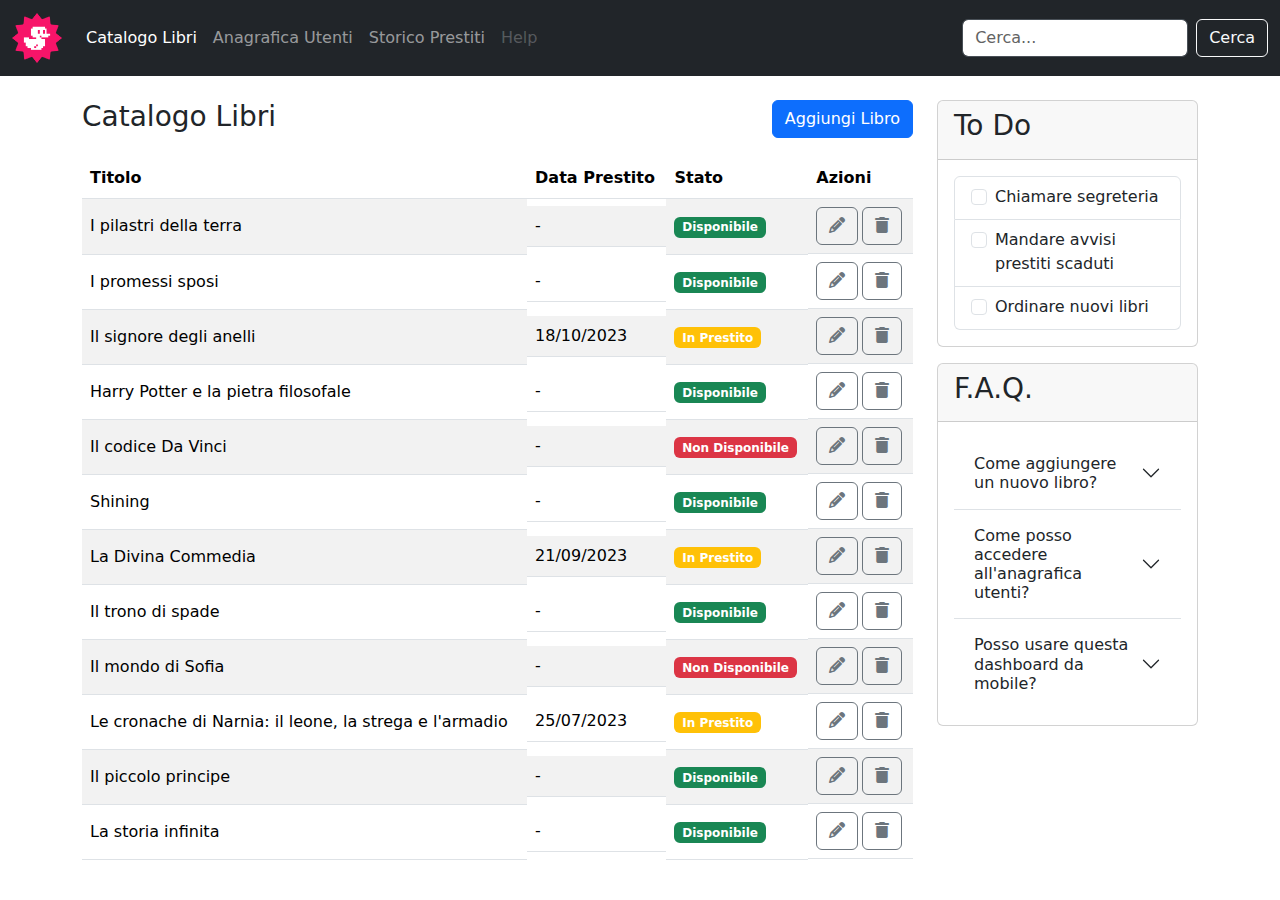
<file: index.html>
<!DOCTYPE html>
<html lang="en">
<head>
    <meta charset="UTF-8">
    <meta name="viewport" content="width=device-width, initial-scale=1.0">
    <title>Dashboard</title>

    <!-- Font Awesome -->
    <link rel="stylesheet" href="https://cdnjs.cloudflare.com/ajax/libs/font-awesome/6.6.0/css/all.min.css">

    <!-- Bootstrap -->
    <link rel="stylesheet" href="https://cdn.jsdelivr.net/npm/bootstrap@5.3.3/dist/css/bootstrap.min.css">

    <!-- Style -->
     <link rel="stylesheet" href="style.css">
</head>
<body>
    <header>
        <nav class="navbar navbar-expand-lg bg-dark" data-bs-theme="dark">
            <div class="container-fluid">
              <a class="navbar-brand" href="#">
                <img src="duck.png" alt="duck">
              </a>
              <button class="navbar-toggler" type="button" data-bs-toggle="collapse" data-bs-target="#navbarNav" aria-controls="navbarNav" aria-expanded="false" aria-label="Toggle navigation">
                <span class="navbar-toggler-icon"></span>
              </button>
              <div class="collapse navbar-collapse justify-content-md-between" id="navbarNav">
                <ul class="navbar-nav">
                  <li class="nav-item">
                    <a class="nav-link active" aria-current="page" href="#">Catalogo Libri</a>
                  </li>
                  <li class="nav-item">
                    <a class="nav-link" href="#">Anagrafica Utenti</a>
                  </li>
                  <li class="nav-item">
                    <a class="nav-link" href="#">Storico Prestiti</a>
                  </li>
                  <li class="nav-item">
                    <a class="nav-link disabled" aria-disabled="true">Help</a>
                  </li>
                </ul>
                <form class="d-flex" role="search">
                    <input class="form-control me-2 input-bg-color" type="search" placeholder="Cerca..." aria-label="Search">
                    <button class="btn btn-outline-light" type="submit">Cerca</button>
                  </form>
              </div>
            </div>
          </nav>
    </header>
    <main>
        <div class="container mt-4">
            <div class="row">
                <div class="col-12 col-lg-9">
                  <div class="title-catalog row justify-content-between mb-3">
                    <div class="col-auto">
                      <h3>Catalogo Libri</h3>
                    </div>
                    <div class="col-auto">
                      <button class="btn btn-primary"><a href="index-form.html">Aggiungi Libro</a></button>
                    </div>
                  </div>
                  <table class="table table-striped table-hover table-responsive align-middle">
                    <thead>
                      <tr>
                        <th scope="col">Titolo</th>
                        <th scope="col" class="d-none d-lg-block">Data Prestito</th>
                        <th scope="col">Stato</th>
                        <th scope="col">Azioni</th>
                      </tr>
                    </thead>
                    <tbody>
                      <tr>
                        <td>I pilastri della terra</td>
                        <td>-</td>
                        <td><span class="badge text-bg-success">Disponibile</span></td>
                        <td class="d-flex gap-1">
                          <button class="btn btn-outline-secondary">
                            <i class="fa-solid fa-pencil"></i>
                          </button>
                          <button class="btn btn-outline-secondary">
                            <i class="fa-solid fa-trash"></i></td>
                          </button">
                        </td>
                      </tr>
                      <tr>
                        <td>I promessi sposi</td>
                        <td>-</td>
                        <td><span class="badge text-bg-success">Disponibile</span></td>
                        <td class="d-flex gap-1">
                          <button class="btn btn-outline-secondary">
                            <i class="fa-solid fa-pencil"></i>
                          </button>
                          <button class="btn btn-outline-secondary">
                            <i class="fa-solid fa-trash"></i></td>
                          </button">
                        </td>
                      </tr>
                      <tr>
                        <td>Il signore degli anelli</td>
                        <td>18/10/2023</td>
                        <td><span class="badge text-bg-warning text-white">In Prestito</span></td>
                        <td class="d-flex gap-1">
                          <button class="btn btn-outline-secondary">
                            <i class="fa-solid fa-pencil"></i>
                          </button>
                          <button class="btn btn-outline-secondary">
                            <i class="fa-solid fa-trash"></i></td>
                          </button">
                        </td>
                      </tr>
                      <tr>
                        <td>Harry Potter e la pietra filosofale</td>
                        <td>-</td>
                        <td><span class="badge text-bg-success">Disponibile</span></td>
                        <td class="d-flex gap-1">
                          <button class="btn btn-outline-secondary">
                            <i class="fa-solid fa-pencil"></i>
                          </button>
                          <button class="btn btn-outline-secondary">
                            <i class="fa-solid fa-trash"></i></td>
                          </button">
                        </td>
                      </tr>
                      <tr>
                        <td>Il codice Da Vinci</td>
                        <td>-</td>
                        <td><span class="badge text-bg-danger">Non Disponibile</span></td>
                        <td class="d-flex gap-1">
                          <button class="btn btn-outline-secondary">
                            <i class="fa-solid fa-pencil"></i>
                          </button>
                          <button class="btn btn-outline-secondary">
                            <i class="fa-solid fa-trash"></i></td>
                          </button">
                        </td>
                      </tr>
                      <tr>
                        <td>Shining</td>
                        <td>-</td>
                        <td><span class="badge text-bg-success">Disponibile</span></td>
                        <td class="d-flex gap-1">
                          <button class="btn btn-outline-secondary">
                            <i class="fa-solid fa-pencil"></i>
                          </button>
                          <button class="btn btn-outline-secondary">
                            <i class="fa-solid fa-trash"></i></td>
                          </button">
                        </td>
                      </tr>
                      <tr>
                        <td>La Divina Commedia</td>
                        <td>21/09/2023</td>
                        <td><span class="badge text-bg-warning text-white">In Prestito</span></td>
                        <td class="d-flex gap-1">
                          <button class="btn btn-outline-secondary">
                            <i class="fa-solid fa-pencil"></i>
                          </button>
                          <button class="btn btn-outline-secondary">
                            <i class="fa-solid fa-trash"></i></td>
                          </button">
                        </td>
                      </tr>
                      <tr>
                        <td>Il trono di spade</td>
                        <td>-</td>
                        <td><span class="badge text-bg-success">Disponibile</span></td>
                        <td class="d-flex gap-1">
                          <button class="btn btn-outline-secondary">
                            <i class="fa-solid fa-pencil"></i>
                          </button>
                          <button class="btn btn-outline-secondary">
                            <i class="fa-solid fa-trash"></i></td>
                          </button">
                        </td>
                      </tr>
                      <tr>
                        <td>Il mondo di Sofia</td>
                        <td>-</td>
                        <td><span class="badge text-bg-danger">Non Disponibile</span></td>
                        <td class="d-flex gap-1">
                          <button class="btn btn-outline-secondary">
                            <i class="fa-solid fa-pencil"></i>
                          </button>
                          <button class="btn btn-outline-secondary">
                            <i class="fa-solid fa-trash"></i></td>
                          </button">
                        </td>
                      </tr>
                      <tr>
                        <td>Le cronache di Narnia: il leone, la strega e l'armadio</td>
                        <td>25/07/2023</td>
                        <td><span class="badge text-bg-warning text-white">In Prestito</span></td>
                        <td class="d-flex gap-1">
                          <button class="btn btn-outline-secondary">
                            <i class="fa-solid fa-pencil"></i>
                          </button>
                          <button class="btn btn-outline-secondary">
                            <i class="fa-solid fa-trash"></i></td>
                          </button">
                        </td>
                      </tr>
                      <tr>
                        <td>Il piccolo principe</td>
                        <td>-</td>
                        <td><span class="badge text-bg-success">Disponibile</span></td>
                        <td class="d-flex gap-1">
                          <button class="btn btn-outline-secondary">
                            <i class="fa-solid fa-pencil"></i>
                          </button>
                          <button class="btn btn-outline-secondary">
                            <i class="fa-solid fa-trash"></i></td>
                          </button">
                        </td>
                      </tr>
                      <tr>
                        <td>La storia infinita</td>
                        <td>-</td>
                        <td><span class="badge text-bg-success">Disponibile</span></td>
                        <td class="d-flex gap-1">
                          <button class="btn btn-outline-secondary">
                            <i class="fa-solid fa-pencil"></i>
                          </button>
                          <button class="btn btn-outline-secondary">
                            <i class="fa-solid fa-trash"></i></td>
                          </button">
                        </td>
                      </tr>
                    </tbody>
                  </table>
                </div>
                <div class="col-12 col-lg-3">
                  <div class="row row-cols-1 gy-3">
                    <div class="col">
                      <div class="card">
                        <div class="card-header">
                          <h3>To Do</h3>
                        </div>
                        <div class="card-body">
                          <ul class="list-group">
                            <li class="list-group-item">
                              <div class="form-check">
                                <input class="form-check-input" type="checkbox" value="" id="flexCheckDefault">
                                <label class="form-check-label" for="flexCheckDefault">
                                  Chiamare segreteria
                                </label>
                              </div>
                            </li>
                            <li class="list-group-item">
                              <div class="form-check">
                                <input class="form-check-input" type="checkbox" value="" id="flexCheck2">
                                <label class="form-check-label" for="flexCheck2">
                                  Mandare avvisi prestiti scaduti
                                </label>
                              </div>
                            </li>
                            <li class="list-group-item">
                              <div class="form-check">
                                <input class="form-check-input" type="checkbox" value="" id="flexCheck3">
                                <label class="form-check-label" for="flexCheck3">
                                  Ordinare nuovi libri
                                </label>
                              </div>
                            </li>
                          </ul>
                        </div>
                      </div>
                    </div>
                    <div class="col">
                      <div class="card">
                        <div class="card-header">
                          <h3>F.A.Q.</h3>
                        </div>
                        <div class="card-body">
                          <div class="accordion accordion-flush" id="accordionFlushExample">
                            <div class="accordion-item">
                              <h2 class="accordion-header">
                                <button class="accordion-button collapsed" type="button" data-bs-toggle="collapse" data-bs-target="#flush-collapseOne" aria-expanded="false" aria-controls="flush-collapseOne">
                                  Come aggiungere un nuovo libro?
                                </button>
                              </h2>
                              <div id="flush-collapseOne" class="accordion-collapse collapse" data-bs-parent="#accordionFlushExample">
                                <div class="accordion-body">Lorem ipsum dolor sit amet consectetur adipisicing elit. Rem impedit iusto temporibus cupiditate maiores fugit nulla incidunt blanditiis? Doloremque nostrum sapiente possimus, cupiditate deleniti culpa delectus suscipit eum eveniet temporibus.</div>
                              </div>
                            </div>
                            <div class="accordion-item">
                              <h2 class="accordion-header">
                                <button class="accordion-button collapsed" type="button" data-bs-toggle="collapse" data-bs-target="#flush-collapseTwo" aria-expanded="false" aria-controls="flush-collapseTwo">
                                  Come posso accedere all'anagrafica utenti?
                                </button>
                              </h2>
                              <div id="flush-collapseTwo" class="accordion-collapse collapse" data-bs-parent="#accordionFlushExample">
                                <div class="accordion-body">Lorem ipsum, dolor sit amet consectetur adipisicing elit. Accusantium quae accusamus ipsam perspiciatis aut quibusdam reiciendis cum possimus maiores corrupti aspernatur id porro molestiae, nulla saepe quo exercitationem alias at!</div>
                              </div>
                            </div>
                            <div class="accordion-item">
                              <h2 class="accordion-header">
                                <button class="accordion-button collapsed" type="button" data-bs-toggle="collapse" data-bs-target="#flush-collapseThree" aria-expanded="false" aria-controls="flush-collapseThree">
                                  Posso usare questa dashboard da mobile?
                                </button>
                              </h2>
                              <div id="flush-collapseThree" class="accordion-collapse collapse" data-bs-parent="#accordionFlushExample">
                                <div class="accordion-body">Lorem ipsum, dolor sit amet consectetur adipisicing elit. Quod amet nemo in labore alias iure nesciunt voluptatem. Nam, dicta. Incidunt ab beatae architecto assumenda laudantium iusto nemo adipisci nostrum est?</div>
                              </div>
                            </div>
                          </div>
                        </div>
                      </div>
                    </div>
                  </div>
                </div>
            </div>
        </div>
    </main>

    <!-- Bootstrap Javascript -->
    <script src="https://cdn.jsdelivr.net/npm/bootstrap@5.3.3/dist/js/bootstrap.bundle.min.js"></script>
</body>
</html>
</file>
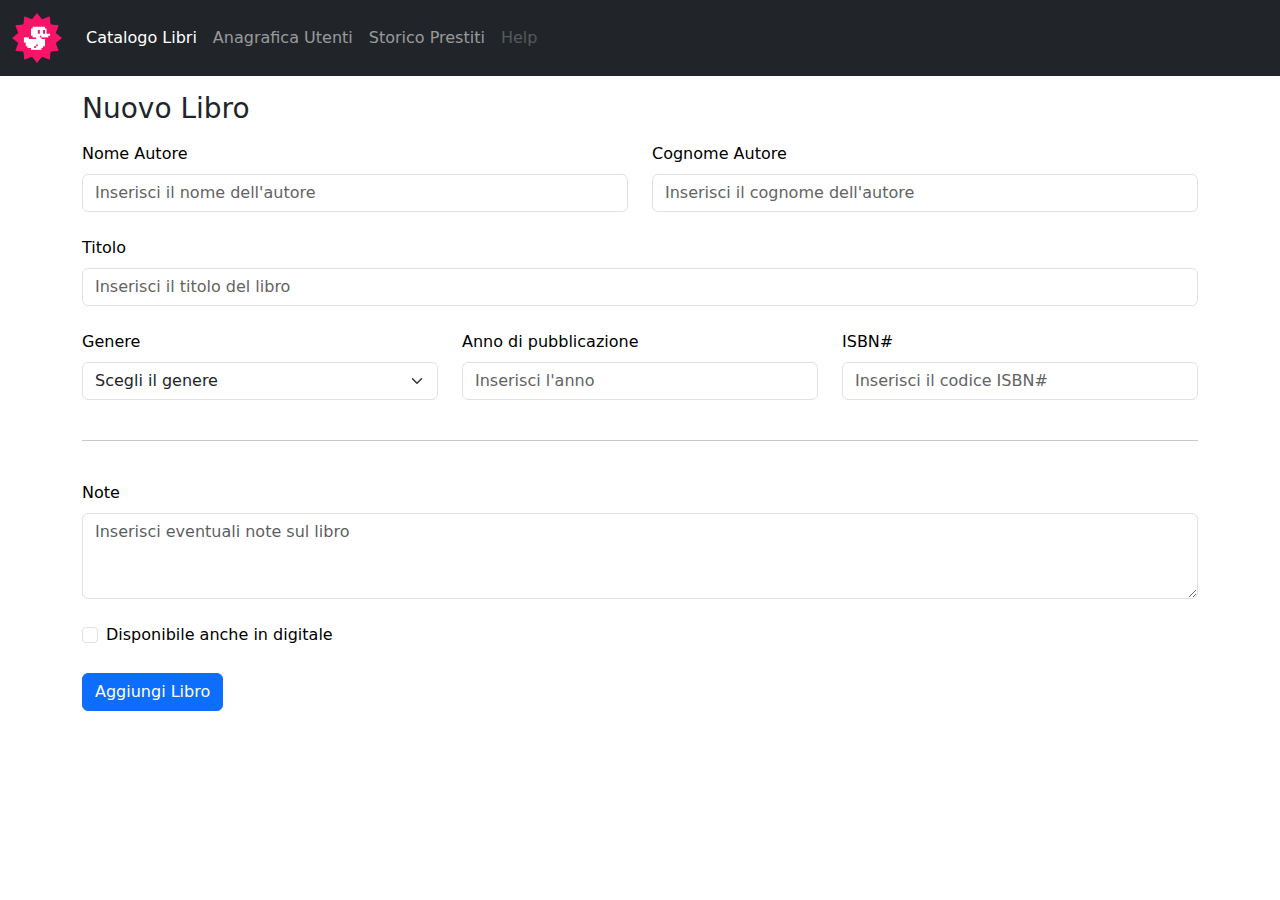
<file: index-form.html>
<!DOCTYPE html>
<html lang="en">
<head>
    <meta charset="UTF-8">
    <meta name="viewport" content="width=device-width, initial-scale=1.0">
    <title>Form</title>

        <!-- Font Awesome -->
        <link rel="stylesheet" href="https://cdnjs.cloudflare.com/ajax/libs/font-awesome/6.6.0/css/all.min.css">

        <!-- Bootstrap -->
        <link rel="stylesheet" href="https://cdn.jsdelivr.net/npm/bootstrap@5.3.3/dist/css/bootstrap.min.css">
    
        <!-- Style -->
         <link rel="stylesheet" href="style.css">
</head>
<body>
    <header>
        <nav class="navbar navbar-expand-lg bg-dark" data-bs-theme="dark">
            <div class="container-fluid">
              <a class="navbar-brand" href="#">
                <img src="duck.png" alt="duck">
              </a>
              <button class="navbar-toggler" type="button" data-bs-toggle="collapse" data-bs-target="#navbarNav" aria-controls="navbarNav" aria-expanded="false" aria-label="Toggle navigation">
                <span class="navbar-toggler-icon"></span>
              </button>
              <div class="collapse navbar-collapse justify-content-md-between" id="navbarNav">
                <ul class="navbar-nav">
                  <li class="nav-item">
                    <a class="nav-link active" aria-current="page" href="index.html">Catalogo Libri</a>
                  </li>
                  <li class="nav-item">
                    <a class="nav-link" href="#">Anagrafica Utenti</a>
                  </li>
                  <li class="nav-item">
                    <a class="nav-link" href="#">Storico Prestiti</a>
                  </li>
                  <li class="nav-item">
                    <a class="nav-link disabled" aria-disabled="true">Help</a>
                  </li>
                </ul>
              </div>
            </div>
          </nav>
    </header>
    <main>
        <div class="form-index-form container">
            <h3 class="my-3">Nuovo Libro</h3>
            <div class="form">
                <div class="row gy-4">
                    <div class="col-6">
                        <label for="authorname" class="form-label">Nome Autore</label>
                        <input type="text" class="form-control" id="authorname"  placeholder="Inserisci il nome dell'autore">
                    </div>
                    <div class="col-6">
                        <label for="authorlastname" class="form-label">Cognome Autore</label>
                        <input type="text" class="form-control" id="authorlastname"  placeholder="Inserisci il cognome dell'autore">
                    </div>
                    <div class="col-12">
                        <label for="title" class="form-label">Titolo</label>
                        <input type="text" class="form-control" id="title"  placeholder="Inserisci il titolo del libro">
                    </div>
                    <div class="col-12 col-md-4">
                        <label for="genre" class="form-label">Genere</label>
                        <select class="form-select" aria-label="Default select example">
                            <option selected>Scegli il genere</option>
                            <option value="1">Fantasy</option>
                            <option value="2">Horror</option>
                            <option value="3">Narrativa storica</option>
                            <option value="3">Altri</option>
                          </select>
                    </div>
                    <div class="col-12 col-md-4">
                        <label for="number" class="form-label">Anno di pubblicazione</label>
                        <input type="number" class="form-control" id="number"  placeholder="Inserisci l'anno" min="1900" max="2050">
                    </div>
                    <div class="col-12 col-md-4">
                        <label for="isbn" class="form-label">ISBN#</label>
                        <input type="text" class="form-control" id="isbn"  placeholder="Inserisci il codice ISBN#">
                    </div>
                    <div class="line col">
                        <hr>
                    </div>
                    <div class="col-12">
                        <label for="note" class="form-label">Note</label>
                        <textarea class="form-control" id="note" rows="3" placeholder="Inserisci eventuali note sul libro"></textarea>
                    </div>
                    <div class="col-12">
                        <div class="form-check">
                            <input type="checkbox" class="form-check-input" id="checkbox">
                            <label class="form-check-label fw-normal" for="checkbox">Disponibile anche in digitale</label>
                        </div>
                    </div>
                    <div class="col-12">
                        <button type="submit" class="col-auto btn btn-primary">Aggiungi Libro</button>
                    </div>
                </div>
            </div>
        </div>
    </main>

    <script src="https://cdn.jsdelivr.net/npm/bootstrap@5.3.3/dist/js/bootstrap.bundle.min.js"></script>
</body>
</html>
</file>
<file: style.css>
/* General */

a {
    color: white;
    text-decoration: none;
}

/* Utilitiew */

.color-text-white * {
    color: white;
}

/* Navbar */

nav img {
    max-width: 50px;
}

nav .input-bg-color {
    background-color: white;
}

input::placeholder {
    --bs-secondary-color: rgb(99, 99, 99);
}

/* Main */

/* Main */
/* Table */

td:nth-child(2) {
    display: none;
}

@media screen and (min-width: 992px) {
    td:nth-child(2) {
        display: block;
    }
}



/* Sostituiti con i badge di Bootstrap */
/* .label {
    padding: 3px 5px;
    background-color: #198754;
    color: white;
    border-radius: 8px;
    text-transform:capitalize;
    font-size: 0.8rem;
    text-align: center;
}

.label-green {
    background-color: #198754;
}

.label-yellow {
    background-color: #FFC107;
}

.label-red {
    background-color: #DC3545;
} */


/* Index form */

.form-index-form label {
    color: black;
    font-weight: 500;
}
</file>
